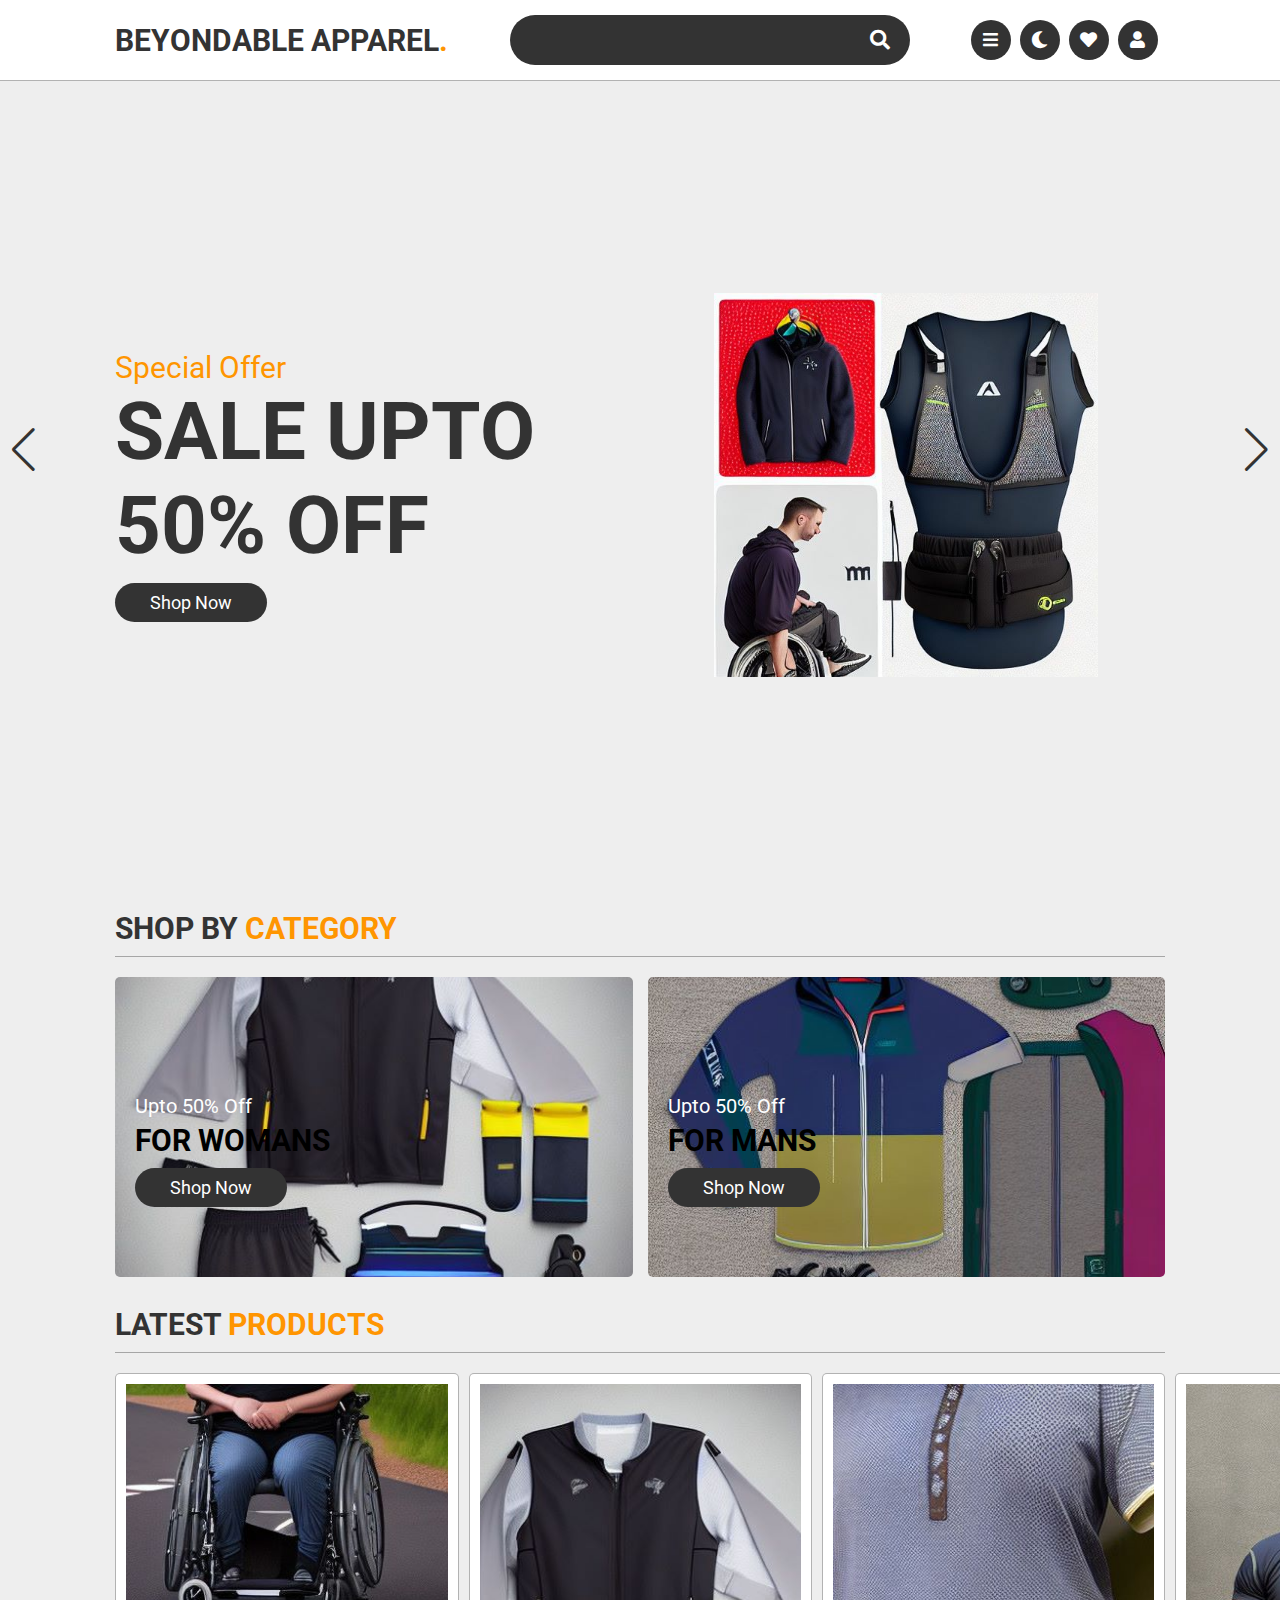
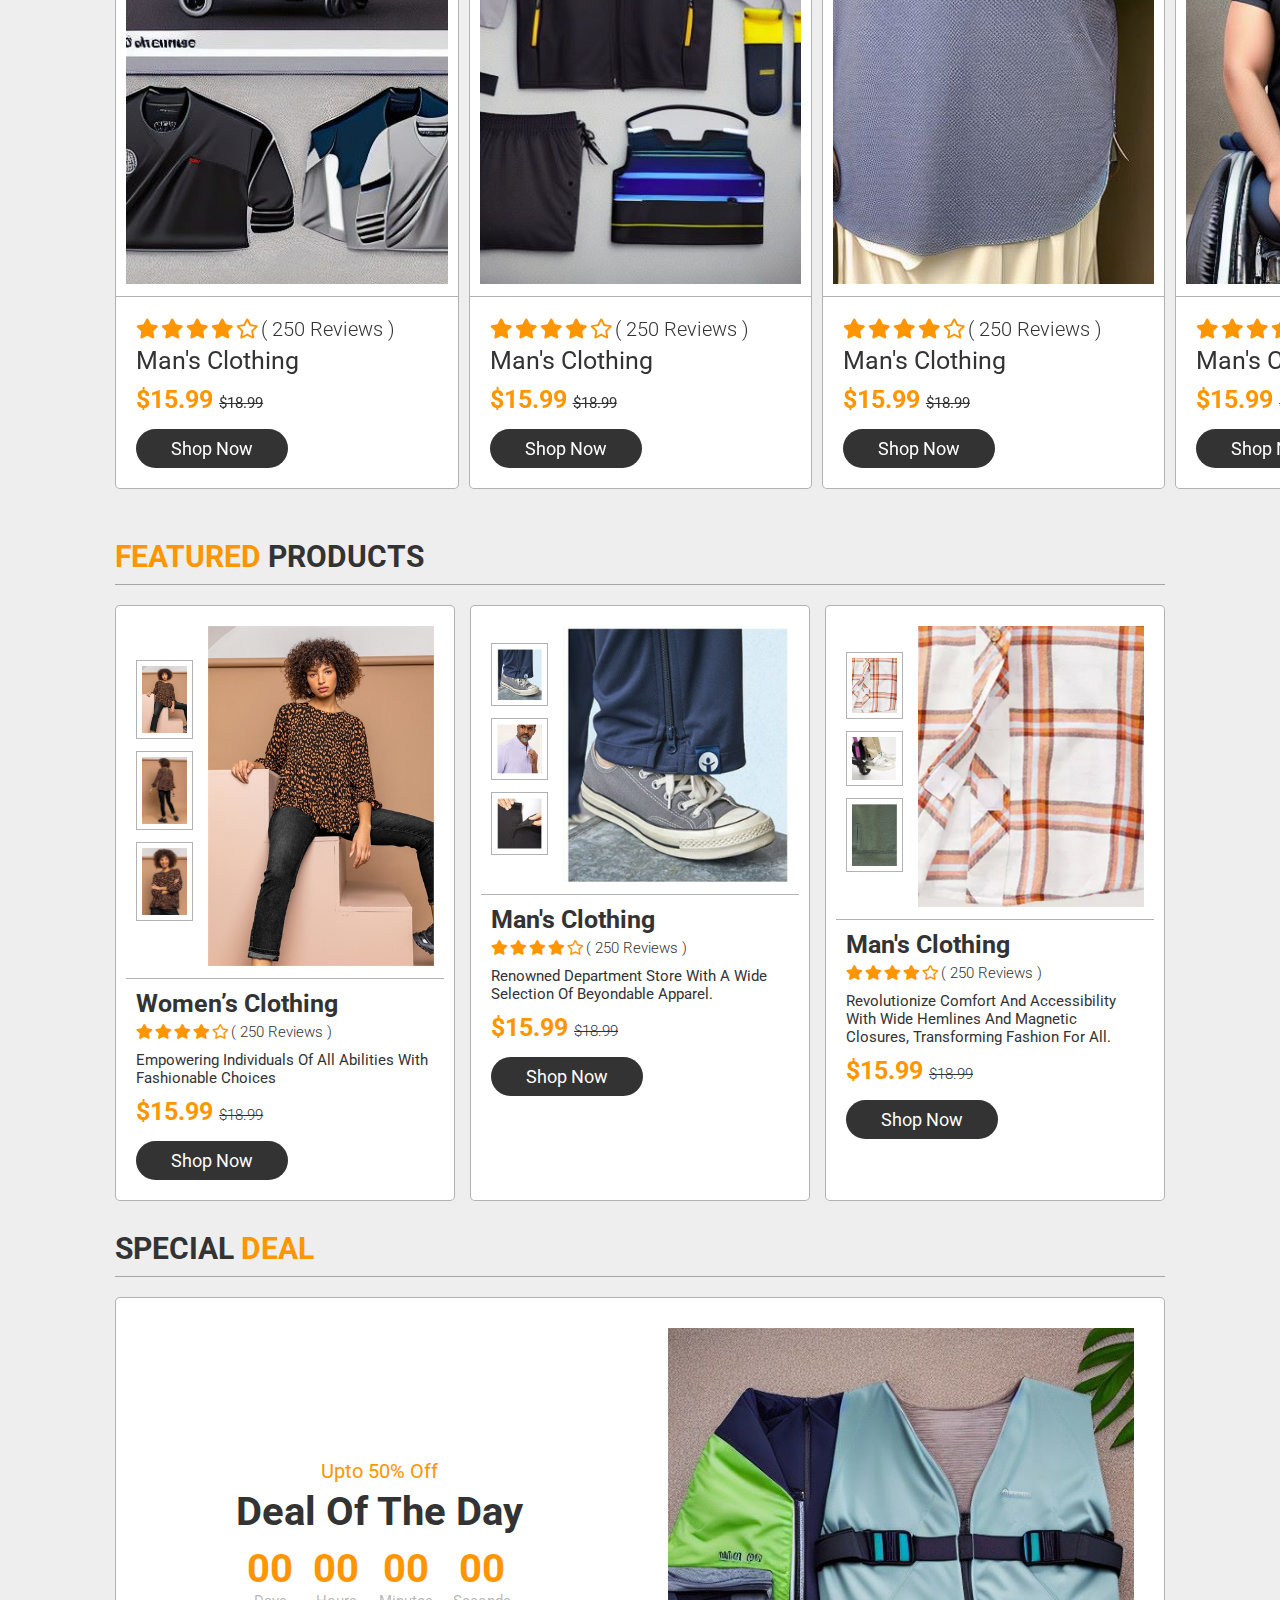
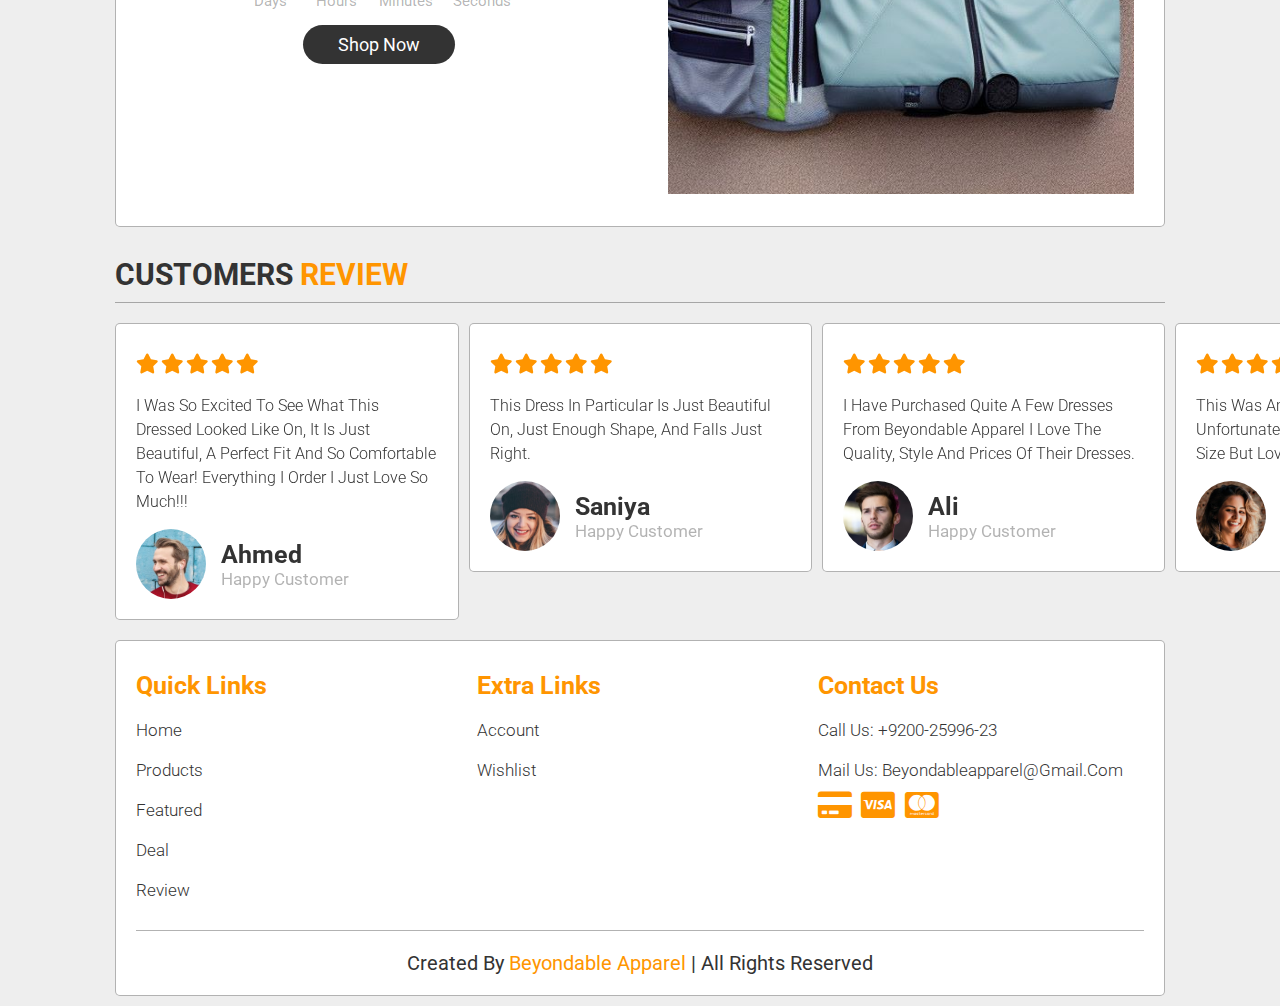
<file: index.html>
<!DOCTYPE html>
<html lang="en">

<head>
    <meta charset="UTF-8">
    <meta http-equiv="X-UA-Compatible" content="IE=edge">
    <meta name="viewport" content="width=device-width, initial-scale=1.0">
    <title>Beyondable Apparel</title>
    <base href="https://humairayounus.github.io/beyondable-apparel/">

    <link rel="stylesheet" href="https://unpkg.com/swiper/swiper-bundle.min.css" />
    <link rel="stylesheet" href="https://cdnjs.cloudflare.com/ajax/libs/font-awesome/5.15.3/css/all.min.css">
    <link rel="stylesheet" href="css/style.css">

</head>

<body>
    <header>

        <a href="index.html" class="logo">Beyondable Apparel<span>.</span></a>

        <form action="">
            <input type="search" id="search-bar">
            <label for="search-bar" class="fas fa-search"></label>
        </form>

        <div class="icons">
            <div id="menu-bar" class="fas fa-bars"></div>
            <div id="theme-toggler" class="fas fa-moon"></div>
            <a href="whishlist.html" class="fas fa-heart"></a>
            <a href="account.html" class="fas fa-user"></a>
        </div>

    </header>

    <nav class="navbar">

        <!-- <div class="user">
        <img src="images/pic-2.png" alt="">
        <h3>HUMAIRA DHEDHI</h3>
        </div> -->

        <div class="links">
            <a href="#home">home</a>
            <a href="#products">products</a>
            <a href="#featured">featured</a>
            <a href="#deal">deal</a>
            <a href="#review">review</a>
        </div>

        <div id="close" class="fas fa-times"></div>

    </nav>

    <section class="home" id="home">
        <div class="content">
            <span>special offer</span>
            <h3>sale upto 50% off</h3>
            <a href="#products" class="btn">Shop Now</a>
        </div>

        <div class="image">
            <img src="images/PHOTO-2023-06-15-16-04-49.jpg" alt="">
        </div>
    </section>

    <section class="category">
        <h1 class="heading"> shop by <span>category</span> </h1>
        <div class="box-container">
            <div class="box">
                <img src="images/PHOTO-2023-06-15-16-04-51.jpg" alt="">
                <div class="content">
                    <span>upto 50% off</span>
                    <h3>for womans</h3>
                    <a href="#products" class="btn">Shop Now</a>
                </div>
            </div>

            <div class="box">
                <img src="images/PHOTO-2023-06-15-16-04-50_1.jpg" alt="">
                <div class="content">
                    <span>upto 50% off</span>
                    <h3>for mans</h3>
                    <a href="#featured" class="btn">Shop Now</a>
                </div>
            </div>
        </div>
    </section>

    <section class="products" id="products">
        <h1 class="heading"> latest <span>products</span> </h1>
        <div class="swiper-container product-slider gap">
            <div class="swiper-wrapper">
                <div class="swiper-slide">
                    <div class="slide">
                        <div class="icons">
                            <a href="#" class="fas fa-heart"></a>
                            <a href="#" class="fas fa-search"></a>
                            <a href="#" class="fas fa-eye"></a>
                        </div>
                        <div class="image">
                            <img src="images/PHOTO-2023-06-15-16-04-52_1.jpg" alt="">
                        </div>
                        <div class="content">
                            <div class="stars">
                                <i class="fas fa-star"></i>
                                <i class="fas fa-star"></i>
                                <i class="fas fa-star"></i>
                                <i class="fas fa-star"></i>
                                <i class="far fa-star"></i>
                                <span>( 250 reviews )</span>
                            </div>
                            <h3>man's clothing</h3>
                            <div class="price">$15.99 <span>$18.99</span></div>
                            <a href="checkout.html" class="btn">Shop Now</a>
                        </div>
                    </div>
                </div>
                <div class="swiper-slide">
                    <div class="slide">
                        <div class="icons">
                            <a href="#" class="fas fa-heart"></a>
                            <a href="#" class="fas fa-search"></a>
                            <a href="#" class="fas fa-eye"></a>
                        </div>
                        <div class="image">
                            <img src="images/PHOTO-2023-06-15-16-07-12_1.jpg" alt="">
                        </div>
                        <div class="content">
                            <div class="stars">
                                <i class="fas fa-star"></i>
                                <i class="fas fa-star"></i>
                                <i class="fas fa-star"></i>
                                <i class="fas fa-star"></i>
                                <i class="far fa-star"></i>
                                <span>( 250 reviews )</span>
                            </div>
                            <h3>man's clothing</h3>
                            <div class="price">$15.99 <span>$18.99</span></div>
                            <a href="checkout.html" class="btn">Shop Now</a>
                        </div>
                    </div>
                </div>
                <div class="swiper-slide">
                    <div class="slide">
                        <div class="icons">
                            <a href="#" class="fas fa-heart"></a>
                            <a href="#" class="fas fa-search"></a>
                            <a href="#" class="fas fa-eye"></a>
                        </div>
                        <div class="image">
                            <img src="images/PHOTO-2023-06-15-16-07-11_1.jpg" alt="">
                        </div>
                        <div class="content">
                            <div class="stars">
                                <i class="fas fa-star"></i>
                                <i class="fas fa-star"></i>
                                <i class="fas fa-star"></i>
                                <i class="fas fa-star"></i>
                                <i class="far fa-star"></i>
                                <span>( 250 reviews )</span>
                            </div>
                            <h3>man's clothing</h3>
                            <div class="price">$15.99 <span>$18.99</span></div>
                            <a href="checkout.html" class="btn">Shop Now</a>
                        </div>
                    </div>
                </div>
                <div class="swiper-slide">
                    <div class="slide">
                        <div class="icons">
                            <a href="#" class="fas fa-heart"></a>
                            <a href="#" class="fas fa-search"></a>
                            <a href="#" class="fas fa-eye"></a>
                        </div>
                        <div class="image">
                            <img src="images/PHOTO-2023-06-15-16-07-11_3.jpg" alt="">
                        </div>
                        <div class="content">
                            <div class="stars">
                                <i class="fas fa-star"></i>
                                <i class="fas fa-star"></i>
                                <i class="fas fa-star"></i>
                                <i class="fas fa-star"></i>
                                <i class="far fa-star"></i>
                                <span>( 250 reviews )</span>
                            </div>
                            <h3>man's clothing</h3>
                            <div class="price">$15.99 <span>$18.99</span></div>
                            <a href="checkout.html" class="btn">Shop Now</a>
                        </div>
                    </div>
                </div>
                <div class="swiper-slide">
                    <div class="slide">
                        <div class="icons">
                            <a href="#" class="fas fa-heart"></a>
                            <a href="#" class="fas fa-search"></a>
                            <a href="#" class="fas fa-eye"></a>
                        </div>
                        <div class="image">
                            <img src="images/PHOTO-2023-06-15-16-07-12_2.jpg" alt="">
                        </div>
                        <div class="content">
                            <div class="stars">
                                <i class="fas fa-star"></i>
                                <i class="fas fa-star"></i>
                                <i class="fas fa-star"></i>
                                <i class="fas fa-star"></i>
                                <i class="far fa-star"></i>
                                <span>( 250 reviews )</span>
                            </div>
                            <h3>man's clothing</h3>
                            <div class="price">$15.99 <span>$18.99</span></div>
                            <a href="checkout.html" class="btn">Shop Now</a>
                        </div>
                    </div>
                </div>
            </div>
            <div class="swiper-button-next"></div>
            <div class="swiper-button-prev"></div>
        </div>

        <!-- <div class="swiper-container product-slider">
    <div class="swiper-wrapper">
        <div class="swiper-slide">
            <div class="slide">
                <div class="icons">
                    <a href="#" class="fas fa-heart"></a>
                    <a href="#" class="fas fa-search"></a>
                    <a href="#" class="fas fa-eye"></a>
                </div>
                <div class="image">
                    <img src="images/PHOTO-2023-06-15-16-07-12_5.jpg" alt="">
                </div>
                <div class="content">
                    <div class="stars">
                        <i class="fas fa-star"></i>
                        <i class="fas fa-star"></i>
                        <i class="fas fa-star"></i>
                        <i class="fas fa-star"></i>
                        <i class="far fa-star"></i>
                        <span>( 250 reviews )</span>
                    </div>
                    <h3>woman's clothing</h3>
                    <div class="price">$15.99 <span>$18.99</span></div>
                    <a href="checkout.html" class="btn">Shop Now</a>
                </div>
            </div>
        </div>
        <div class="swiper-slide">
            <div class="slide">
                <div class="icons">
                    <a href="#" class="fas fa-heart"></a>
                    <a href="#" class="fas fa-search"></a>
                    <a href="#" class="fas fa-eye"></a>
                </div>
                <div class="image">
                    <img src="images/PHOTO-2023-06-15-16-07-12_1.jpg" alt="">
                </div>
                <div class="content">
                    <div class="stars">
                        <i class="fas fa-star"></i>
                        <i class="fas fa-star"></i>
                        <i class="fas fa-star"></i>
                        <i class="fas fa-star"></i>
                        <i class="far fa-star"></i>
                        <span>( 250 reviews )</span>
                    </div>
                    <h3>man's clothing</h3>
                    <div class="price">$15.99 <span>$18.99</span></div>
                    <a href="checkout.html" class="btn">Shop Now</a>
                </div>
            </div>
        </div>
        <div class="swiper-slide">
            <div class="slide">
                <div class="icons">
                    <a href="#" class="fas fa-heart"></a>
                    <a href="#" class="fas fa-search"></a>
                    <a href="#" class="fas fa-eye"></a>
                </div>
                <div class="image">
                    <img src="images/PHOTO-2023-06-15-16-07-12_1.jpg" alt="">
                </div>
                <div class="content">
                    <div class="stars">
                        <i class="fas fa-star"></i>
                        <i class="fas fa-star"></i>
                        <i class="fas fa-star"></i>
                        <i class="fas fa-star"></i>
                        <i class="far fa-star"></i>
                        <span>( 250 reviews )</span>
                    </div>
                    <h3>woman's clothing</h3>
                    <div class="price">$15.99 <span>$18.99</span></div>
                    <a href="checkout.html" class="btn">Shop Now</a>
                </div>
            </div>
        </div>
        <div class="swiper-slide">
            <div class="slide">
                <div class="icons">
                    <a href="#" class="fas fa-heart"></a>
                    <a href="#" class="fas fa-search"></a>
                    <a href="#" class="fas fa-eye"></a>
                </div>
                <div class="image">
                    <img src="images/PHOTO-2023-06-15-16-07-12_5.jpg" alt="">
                </div>
                <div class="content">
                    <div class="stars">
                        <i class="fas fa-star"></i>
                        <i class="fas fa-star"></i>
                        <i class="fas fa-star"></i>
                        <i class="fas fa-star"></i>
                        <i class="far fa-star"></i>
                        <span>( 250 reviews )</span>
                    </div>
                    <h3>man's clothing</h3>
                    <div class="price">$15.99 <span>$18.99</span></div>
                    <a href="checkout.html" class="btn">Shop Now</a>
                </div>
            </div>
        </div>
        <div class="swiper-slide">
            <div class="slide">
                <div class="icons">
                    <a href="#" class="fas fa-heart"></a>
                    <a href="#" class="fas fa-search"></a>
                    <a href="#" class="fas fa-eye"></a>
                </div>
                <div class="image">
                    <img src="images/PHOTO-2023-06-15-16-07-12_1.jpg" alt="">
                </div>
                <div class="content">
                    <div class="stars">
                        <i class="fas fa-star"></i>
                        <i class="fas fa-star"></i>
                        <i class="fas fa-star"></i>
                        <i class="fas fa-star"></i>
                        <i class="far fa-star"></i>
                        <span>( 250 reviews )</span>
                    </div>
                    <h3>woman's clothing</h3>
                    <div class="price">$15.99 <span>$18.99</span></div>
                    <a href="checkout.html" class="btn">Shop Now</a>
                </div>
            </div>
        </div>
    </div>
    <div class="swiper-button-next"></div>
    <div class="swiper-button-prev"></div>
</div> -->

    </section>

    <section class="featured" id="featured">
        <h1 class="heading"> <span>featured</span> products </h1>
        <div class="box-container">
            <div class="box">
                <div class="image-container">
                    <div class="small-image">
                        <img src="images/feature.3.jpg" class="small-image-1" alt="">
                        <img src="images/feature.4.jpg" class="small-image-1" alt="">
                        <img src="images/feature.5.jpg" class="small-image-1" alt="">
                    </div>
                    <div class="big-image">
                        <img src="images/feature.3.jpg" class="big-image-1" alt="">
                    </div>
                </div>
                <div class="content">
                    <h3>Women’s clothing</h3>
                    <div class="stars">
                        <i class="fas fa-star"></i>
                        <i class="fas fa-star"></i>
                        <i class="fas fa-star"></i>
                        <i class="fas fa-star"></i>
                        <i class="far fa-star"></i>
                        <span>( 250 reviews )</span>
                    </div>
                    <p>Empowering individuals of all abilities with fashionable choices</p>
                    <div class="price">$15.99 <span>$18.99</span></div>
                    <a href="checkout.html" class="btn">Shop Now</a>
                </div>
            </div>

            <div class="box">
                <div class="image-container">
                    <div class="small-image">
                        <img src="images/feature.6.png" class="small-image-2" alt="">
                        <img src="images/feature.7.png" class="small-image-2" alt="">
                        <img src="images/feature.8.png" class="small-image-2" alt="">
                    </div>
                    <div class="big-image">
                        <img src="images/feature.6.png" class="big-image-2" alt="">
                    </div>
                </div>
                <div class="content">
                    <h3>man's clothing</h3>
                    <div class="stars">
                        <i class="fas fa-star"></i>
                        <i class="fas fa-star"></i>
                        <i class="fas fa-star"></i>
                        <i class="fas fa-star"></i>
                        <i class="far fa-star"></i>
                        <span>( 250 reviews )</span>
                    </div>
                    <p>renowned department store with a wide selection of Beyondable apparel.</p>
                    <div class="price">$15.99 <span>$18.99</span></div>
                    <a href="checkout.html" class="btn">Shop Now</a>
                </div>
            </div>

            <div class="box">
                <div class="image-container">
                    <div class="small-image">
                        <img src="images/feature.9.png" class="small-image-3" alt="">
                        <img src="images/feature.10.png" class="small-image-3" alt="">
                        <img src="images/feature.11.png" class="small-image-3" alt="">
                    </div>
                    <div class="big-image">
                        <img src="images/feature.9.png" class="big-image-3" alt="">
                    </div>
                </div>
                <div class="content">
                    <h3>man's clothing</h3>
                    <div class="stars">
                        <i class="fas fa-star"></i>
                        <i class="fas fa-star"></i>
                        <i class="fas fa-star"></i>
                        <i class="fas fa-star"></i>
                        <i class="far fa-star"></i>
                        <span>( 250 reviews )</span>
                    </div>
                    <p>Revolutionize comfort and accessibility with wide hemlines and magnetic closures, transforming
                        fashion for all.</p>
                    <div class="price">$15.99 <span>$18.99</span></div>
                    <a href="checkout.html" class="btn">Shop Now</a>
                </div>
            </div>
        </div>
    </section>

    <section class="deal" id="deal">
        <h1 class="heading"> special <span>deal</span> </h1>
        <div class="row">
            <div class="content">
                <span class="discount">upto 50% off</span>
                <h3 class="text">deal of the day</h3>
                <div class="count-down">
                    <div class="box">
                        <h3 id="days">00</h3>
                        <span>days</span>
                    </div>
                    <div class="box">
                        <h3 id="hours">00</h3>
                        <span>hours</span>
                    </div>
                    <div class="box">
                        <h3 id="minutes">00</h3>
                        <span>minutes</span>
                    </div>
                    <div class="box">
                        <h3 id="seconds">00</h3>
                        <span>seconds</span>
                    </div>
                </div>
                <a href="#products" class="btn">Shop Now</a>
            </div>
            <div class="image">
                <img src="images/PHOTO-2023-06-15-16-07-12_4.jpg" alt="">
            </div>
        </div>
    </section>

    <section class="review" id="review">
        <h1 class="heading"> customers <span>review</span> </h1>
        <div class="swiper-container review-slider">
            <div class="swiper-wrapper">
                <div class="swiper-slide">
                    <div class="slide">
                        <div class="stars">
                            <i class="fas fa-star"></i>
                            <i class="fas fa-star"></i>
                            <i class="fas fa-star"></i>
                            <i class="fas fa-star"></i>
                            <i class="fas fa-star"></i>
                        </div>
                        <p>I was so excited to see what this dressed looked like on, it is just beautiful, a perfect fit
                            and so comfortable to wear! Everything I order I just love so much!!!
                        </p>
                        <div class="user">
                            <img src="images/pic-1.png" alt="">
                            <div class="user-info">
                                <h3>Ahmed</h3>
                                <span>happy customer</span>
                            </div>
                        </div>
                    </div>
                </div>
                <div class="swiper-slide">
                    <div class="slide">
                        <div class="stars">
                            <i class="fas fa-star"></i>
                            <i class="fas fa-star"></i>
                            <i class="fas fa-star"></i>
                            <i class="fas fa-star"></i>
                            <i class="fas fa-star"></i>
                        </div>
                        <p>This dress in particular is just beautiful on, just enough shape, and falls just right.</p>
                        <div class="user">
                            <img src="images/pic-2.png" alt="">
                            <div class="user-info">
                                <h3>Saniya</h3>
                                <span>happy customer</span>
                            </div>
                        </div>
                    </div>
                </div>
                <div class="swiper-slide">
                    <div class="slide">
                        <div class="stars">
                            <i class="fas fa-star"></i>
                            <i class="fas fa-star"></i>
                            <i class="fas fa-star"></i>
                            <i class="fas fa-star"></i>
                            <i class="fas fa-star"></i>
                        </div>
                        <p>I have purchased quite a few dresses from Beyondable Apparel I love the quality, style and
                            prices of their dresses.</p>
                        <div class="user">
                            <img src="images/pic-3.png" alt="">
                            <div class="user-info">
                                <h3>Ali</h3>
                                <span>happy customer</span>
                            </div>
                        </div>
                    </div>
                </div>
                <div class="swiper-slide">
                    <div class="slide">
                        <div class="stars">
                            <i class="fas fa-star"></i>
                            <i class="fas fa-star"></i>
                            <i class="fas fa-star"></i>
                            <i class="fas fa-star"></i>
                            <i class="fas fa-star"></i>
                        </div>
                        <p>This was amazing in itself but unfortunately I had ordered the wrong size but loved the
                            dress.</p>
                        <div class="user">
                            <img src="images/pic-4.png" alt="">
                            <div class="user-info">
                                <h3>Sara</h3>
                                <span>happy customer</span>
                            </div>
                        </div>
                    </div>
                </div>
            </div>
        </div>

    </section>

    <section class="footer">
        <div class="footer-container">
            <div class="box-container">
                <div class="box">
                    <h3>quick links</h3>
                    <a href="#home">home</a>
                    <a href="#products">products</a>
                    <a href="#featured">featured</a>
                    <a href="#deal">deal</a>
                    <a href="#review">review</a>
                </div>

                <div class="box">
                    <h3>extra links</h3>
                    <a href="account.html">Account</a>
                    <a href="whishlist.html">Wishlist</a>
                </div>

                <!-- <div class="box">
            <h3>donwload links</h3>
            <a href="#">windows store</a>
            <a href="#">app store</a>
            <a href="#">google store</a>
        </div> -->

                <div class="box">
                    <h3>contact us</h3>
                    <a href="tel:+92002599623">Call us: +9200-25996-23</a>
                    <a href="mailto: Beyondableappreal@gmail.com">Mail us: Beyondableapparel@gmail.com</a>
                    <!-- <a href="#">PCHS</a> -->
                    <i class="fa fa-credit-card" style="font-size:30px; color:#ff9500;">&nbsp;</i>
                    <i class="fab fa-cc-visa" style="font-size:30px; color:#ff9500;">&nbsp;</i>
                    <i class="fab fa-cc-mastercard" style="font-size:30px; color:#ff9500;">&nbsp;</i>
                </div>
            </div>
            <div class=" credit"> created by <span> Beyondable Apparel </span> | all rights reserved
            </div>
        </div>
    </section>


    <script src="https://unpkg.com/swiper/swiper-bundle.min.js"></script>
    <script src="js/script.js"></script>

</body>

</html>
</file>
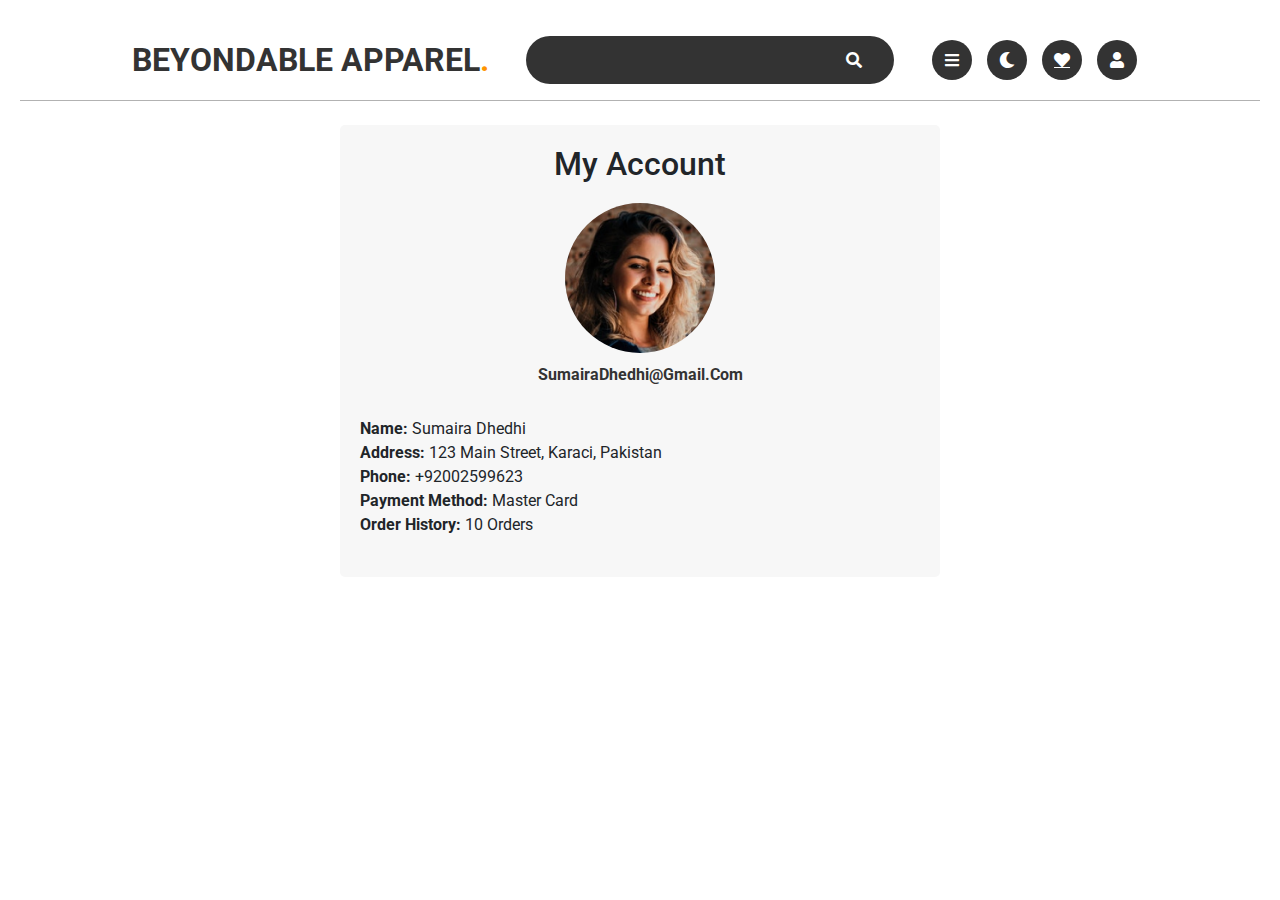
<file: account.html>
<!DOCTYPE html>
<html lang="en">

<head>
    <meta charset="UTF-8">
    <meta http-equiv="X-UA-Compatible" content="IE=edge">
    <meta name="viewport" content="width=device-width, initial-scale=1.0">
    <title>Account - Beyondable Apparel</title>
    <base href="https://humairayounus.github.io/beyondable-apparel/">
    <link rel="stylesheet" href="https://unpkg.com/swiper/swiper-bundle.min.css" />

    <!-- font awesome cdn link  -->
    <link rel="stylesheet" href="https://cdnjs.cloudflare.com/ajax/libs/font-awesome/5.15.3/css/all.min.css">

    <link href="https://cdn.jsdelivr.net/npm/bootstrap@5.2.3/dist/css/bootstrap.min.css" rel="stylesheet">
    <!-- custom css file link  -->
    <link rel="stylesheet" href="css/header.css">
    <link rel="stylesheet" href="css/account.css">

    <style>
        /* media queries  */

        @media (max-width:991px) {

            header {
                padding: 1.5rem;
            }

        }

        @media (max-width:768px) {

            header {
                flex-flow: column;
            }

            header form {
                width: 100%;
                margin: 2rem 0;
            }

            header.active {
                transform: translateY(-12.5rem);
            }

        }
    </style>
</head>

<body>

    <!-- header section starts  -->

    <header>

        <a href="index.html" class="logo">Beyondable Apparel<span>.</span></a>

        <form action="">
            <input type="search" id="search-bar">
            <label for="search-bar" class="fas fa-search"></label>
        </form>
        <div class="icons">
            <div id="menu-bar" class="fas fa-bars"></div>
            <div id="theme-toggler" class="fas fa-moon"></div>
            <a href="whishlist.html" class="fas fa-heart"></a>
            <a href="account.html" class="fas fa-user"></a>
        </div>

    </header>

    <!-- header section ends -->

    <!-- navbar section  -->

    <nav class="navbar">

        <!-- <div class="user">
        <img src="images/pic-2.png" alt="">
        <h3>HUMAIRA DHEDHI</h3>
    </div> -->

        <div class="links">
            <a href="#home">home</a>
            <a href="#products">products</a>
            <a href="#featured">featured</a>
            <a href="#deal">deal</a>
            <a href="#review">review</a>
        </div>

        <div id="close" class="fas fa-times"></div>

    </nav>


    <div class="container mt-4">
        <div class="account-container">
            <div class="account-card">
                <h2>My Account</h2>
                <div class="user-info">
                    <img src="images/pic-4.png" alt="Profile Picture">
                    <p class="email">SumairaDhedhi@gmail.com</p>
                </div>
                <div class="ecommerce-details">
                    <p><label>Name:</label> Sumaira Dhedhi</p>
                    <p><label>Address:</label> 123 Main Street, Karaci, Pakistan</p>
                    <p><label>Phone:</label> +92002599623</p>
                    <p><label>Payment Method:</label> Master Card</p>
                    <p><label>Order History:</label> 10 orders</p>
                </div>
            </div>
        </div>
    </div>
    <script src="https://stackpath.bootstrapcdn.com/bootstrap/4.5.2/js/bootstrap.min.js"></script>
    <script src="https://unpkg.com/swiper/swiper-bundle.min.js"></script>
    <!-- custom js file link -->
    <script src="js/script.js"></script>

</body>

</html>
</file>
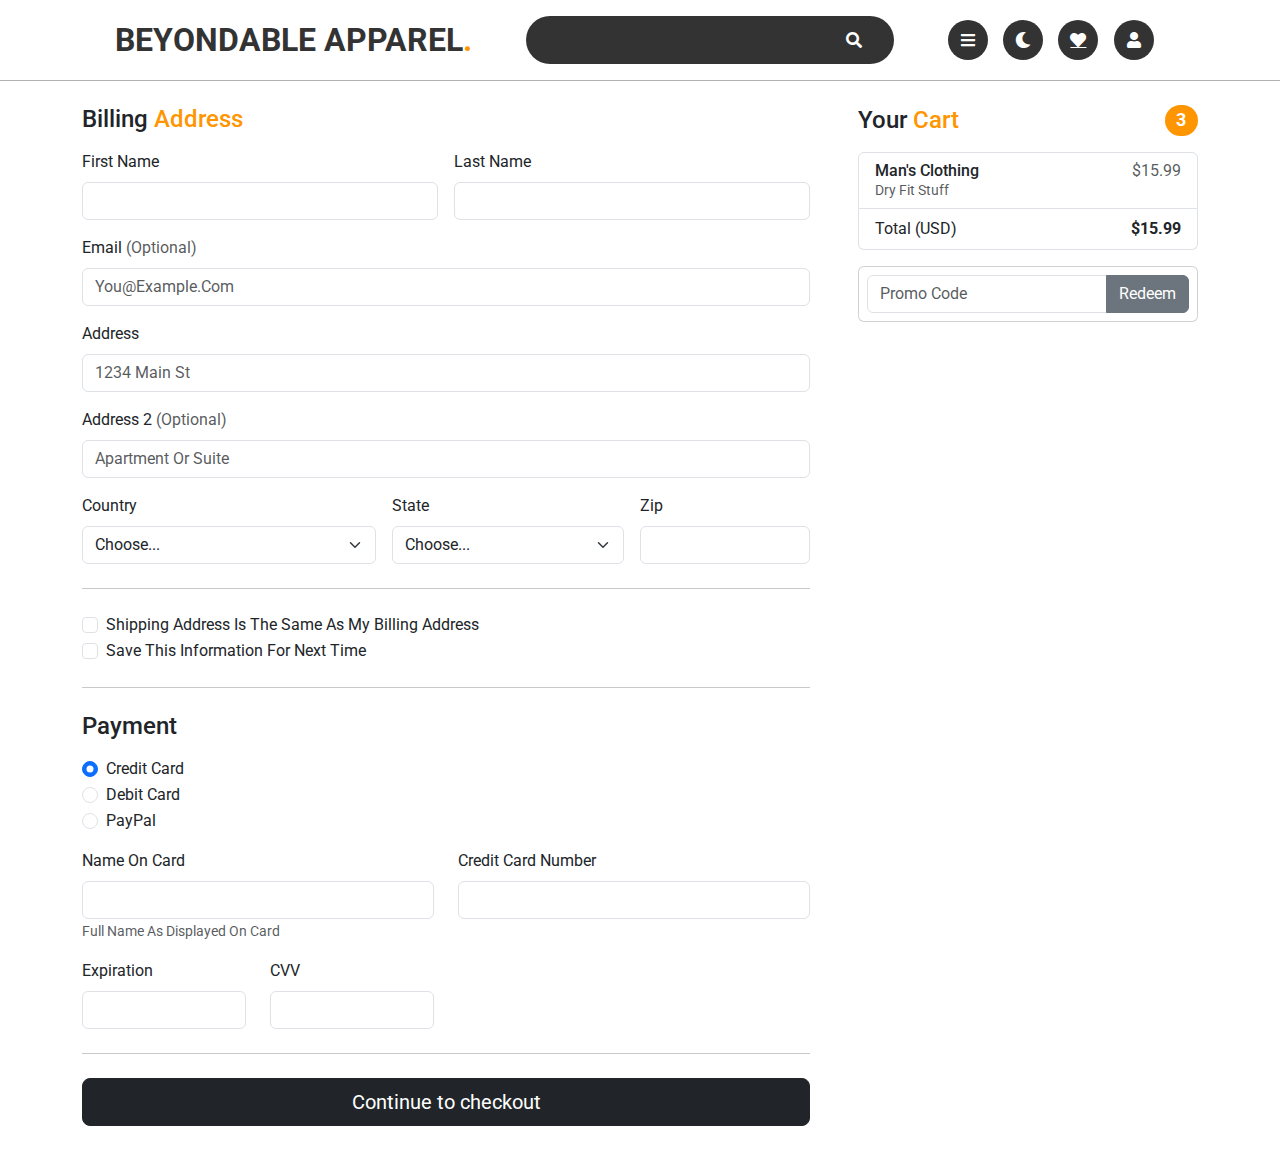
<file: checkout.html>
<!DOCTYPE html>
<html lang="en">

<head>
    <meta charset="UTF-8">
    <meta http-equiv="X-UA-Compatible" content="IE=edge">
    <meta name="viewport" content="width=device-width, initial-scale=1.0">
    <title>Checkout - Beyondable Apparel</title>
    <base href="https://humairayounus.github.io/beyondable-apparel/">
    <link rel="stylesheet" href="https://unpkg.com/swiper/swiper-bundle.min.css" />

    <!-- font awesome cdn link  -->
    <link rel="stylesheet" href="https://cdnjs.cloudflare.com/ajax/libs/font-awesome/5.15.3/css/all.min.css">

    <link href="https://cdn.jsdelivr.net/npm/bootstrap@5.2.3/dist/css/bootstrap.min.css" rel="stylesheet">
    <!-- custom css file link  -->
    <link rel="stylesheet" href="css/header.css">

    <style>
        /* media queries  */

        @media (max-width:991px) {

            header {
                padding: 1.5rem;
            }

        }

        @media (max-width:768px) {

            header {
                flex-flow: column;
            }

            header form {
                width: 100%;
                margin: 2rem 0;
            }

            header.active {
                transform: translateY(-12.5rem);
            }

        }
    </style>
</head>

<body>

    <!-- header section starts  -->

    <header>

        <a href="index.html" class="logo">Beyondable Apparel<span>.</span></a>

        <form action="">
            <input type="search" id="search-bar">
            <label for="search-bar" class="fas fa-search"></label>
        </form>
        <div class="icons">
            <div id="menu-bar" class="fas fa-bars"></div>
            <div id="theme-toggler" class="fas fa-moon"></div>
            <a href="whishlist.html" class="fas fa-heart"></a>
            <a href="account.html" class="fas fa-user"></a>
        </div>

    </header>

    <!-- header section ends -->

    <!-- navbar section  -->

    <nav class="navbar">

        <!-- <div class="user">
        <img src="images/pic-2.png" alt="">
        <h3>HUMAIRA DHEDHI</h3>
    </div> -->

        <div class="links">
            <a href="#home">home</a>
            <a href="#products">products</a>
            <a href="#featured">featured</a>
            <a href="#deal">deal</a>
            <a href="#review">review</a>
        </div>

        <div id="close" class="fas fa-times"></div>

    </nav>

    <div class="container mb-4">
        <main class="mt-4">
            <div class="row g-5">
                <div class="col-md-5 col-lg-4 order-md-last">
                    <h4 class="d-flex justify-content-between align-items-center mb-3">
                        <span>Your<span style="color:#ff9500;"> Cart</span></span>
                        <span style="background-color:#ff9500;" class="badge rounded-pill">3</span>
                    </h4>
                    <ul class="list-group mb-3">
                        <li class="list-group-item d-flex justify-content-between lh-sm">
                            <div>
                                <h6 class="my-0">Man's Clothing</h6>
                                <small class="text-body-secondary">Dry fit stuff</small>
                            </div>
                            <span class="text-body-secondary">$15.99</span>
                        </li>
                        <li class="list-group-item d-flex justify-content-between">
                            <span>Total (USD)</span>
                            <strong>$15.99</strong>
                        </li>
                    </ul>

                    <form class="card p-2">
                        <div class="input-group">
                            <input type="text" class="form-control" placeholder="Promo code">
                            <button type="button" class="btn btn-secondary">Redeem</button>
                        </div>
                    </form>
                </div>
                <div class="col-md-7 col-lg-8">
                    <h4 class="mb-3">Billing <span style="color:#ff9500;">Address</span></h4>
                    <form class=" needs-validation" novalidate action="thankyou.html">
                        <div class="row g-3">
                            <div class="col-sm-6">
                                <label for="firstName" class="form-label">First name</label>
                                <input type="text" class="form-control" id="firstName" placeholder="" value="" required>
                                <div class="invalid-feedback">
                                    Valid first name is required.
                                </div>
                            </div>

                            <div class="col-sm-6">
                                <label for="lastName" class="form-label">Last name</label>
                                <input type="text" class="form-control" id="lastName" placeholder="" value="" required>
                                <div class="invalid-feedback">
                                    Valid last name is required.
                                </div>
                            </div>

                            <div class="col-12">
                                <label for="email" class="form-label">Email <span
                                        class="text-body-secondary">(Optional)</span></label>
                                <input type="email" class="form-control" id="email" placeholder="you@example.com">
                                <div class="invalid-feedback">
                                    Please enter a valid email address for shipping updates.
                                </div>
                            </div>

                            <div class="col-12">
                                <label for="address" class="form-label">Address</label>
                                <input type="text" class="form-control" id="address" placeholder="1234 Main St"
                                    required>
                                <div class="invalid-feedback">
                                    Please enter your shipping address.
                                </div>
                            </div>

                            <div class="col-12">
                                <label for="address2" class="form-label">Address 2 <span
                                        class="text-body-secondary">(Optional)</span></label>
                                <input type="text" class="form-control" id="address2" placeholder="Apartment or suite">
                            </div>

                            <div class="col-md-5">
                                <label for="country" class="form-label">Country</label>
                                <select class="form-select" id="country" required>
                                    <option value="">Choose...</option>
                                    <option>United States</option>
                                </select>
                                <div class="invalid-feedback">
                                    Please select a valid country.
                                </div>
                            </div>

                            <div class="col-md-4">
                                <label for="state" class="form-label">State</label>
                                <select class="form-select" id="state" required>
                                    <option value="">Choose...</option>
                                    <option>California</option>
                                </select>
                                <div class="invalid-feedback">
                                    Please provide a valid state.
                                </div>
                            </div>

                            <div class="col-md-3">
                                <label for="zip" class="form-label">Zip</label>
                                <input type="text" class="form-control" id="zip" placeholder="" required>
                                <div class="invalid-feedback">
                                    Zip code required.
                                </div>
                            </div>
                        </div>

                        <hr class="my-4">

                        <div class="form-check">
                            <input type="checkbox" class="form-check-input" id="same-address">
                            <label class="form-check-label" for="same-address">Shipping address is the same as my
                                billing
                                address</label>
                        </div>

                        <div class="form-check">
                            <input type="checkbox" class="form-check-input" id="save-info">
                            <label class="form-check-label" for="save-info">Save this information for next time</label>
                        </div>

                        <hr class="my-4">

                        <h4 class="mb-3">Payment</h4>

                        <div class="my-3">
                            <div class="form-check">
                                <input id="credit" name="paymentMethod" type="radio" class="form-check-input" checked
                                    required>
                                <label class="form-check-label" for="credit">Credit card</label>
                            </div>
                            <div class="form-check">
                                <input id="debit" name="paymentMethod" type="radio" class="form-check-input" required>
                                <label class="form-check-label" for="debit">Debit card</label>
                            </div>
                            <div class="form-check">
                                <input id="paypal" name="paymentMethod" type="radio" class="form-check-input" required>
                                <label class="form-check-label" for="paypal">PayPal</label>
                            </div>
                        </div>

                        <div class="row gy-3">
                            <div class="col-md-6">
                                <label for="cc-name" class="form-label">Name on card</label>
                                <input type="text" class="form-control" id="cc-name" placeholder="" required>
                                <small class="text-body-secondary">Full name as displayed on card</small>
                                <div class="invalid-feedback">
                                    Name on card is required
                                </div>
                            </div>

                            <div class="col-md-6">
                                <label for="cc-number" class="form-label">Credit card number</label>
                                <input type="text" class="form-control" id="cc-number" placeholder="" required>
                                <div class="invalid-feedback">
                                    Credit card number is required
                                </div>
                            </div>

                            <div class="col-md-3">
                                <label for="cc-expiration" class="form-label">Expiration</label>
                                <input type="text" class="form-control" id="cc-expiration" placeholder="" required>
                                <div class="invalid-feedback">
                                    Expiration date required
                                </div>
                            </div>

                            <div class="col-md-3">
                                <label for="cc-cvv" class="form-label">CVV</label>
                                <input type="text" class="form-control" id="cc-cvv" placeholder="" required>
                                <div class="invalid-feedback">
                                    Security code required
                                </div>
                            </div>
                        </div>

                        <hr class="my-4">

                        <button class="w-100 btn btn-dark btn-lg" type="submit">Continue to checkout</button>
                    </form>
                </div>
            </div>
        </main>
    </div>





    <script src="https://unpkg.com/swiper/swiper-bundle.min.js"></script>

    <!-- custom js file link -->
    <script src="js/script.js"></script>

</body>

</html>
</file>
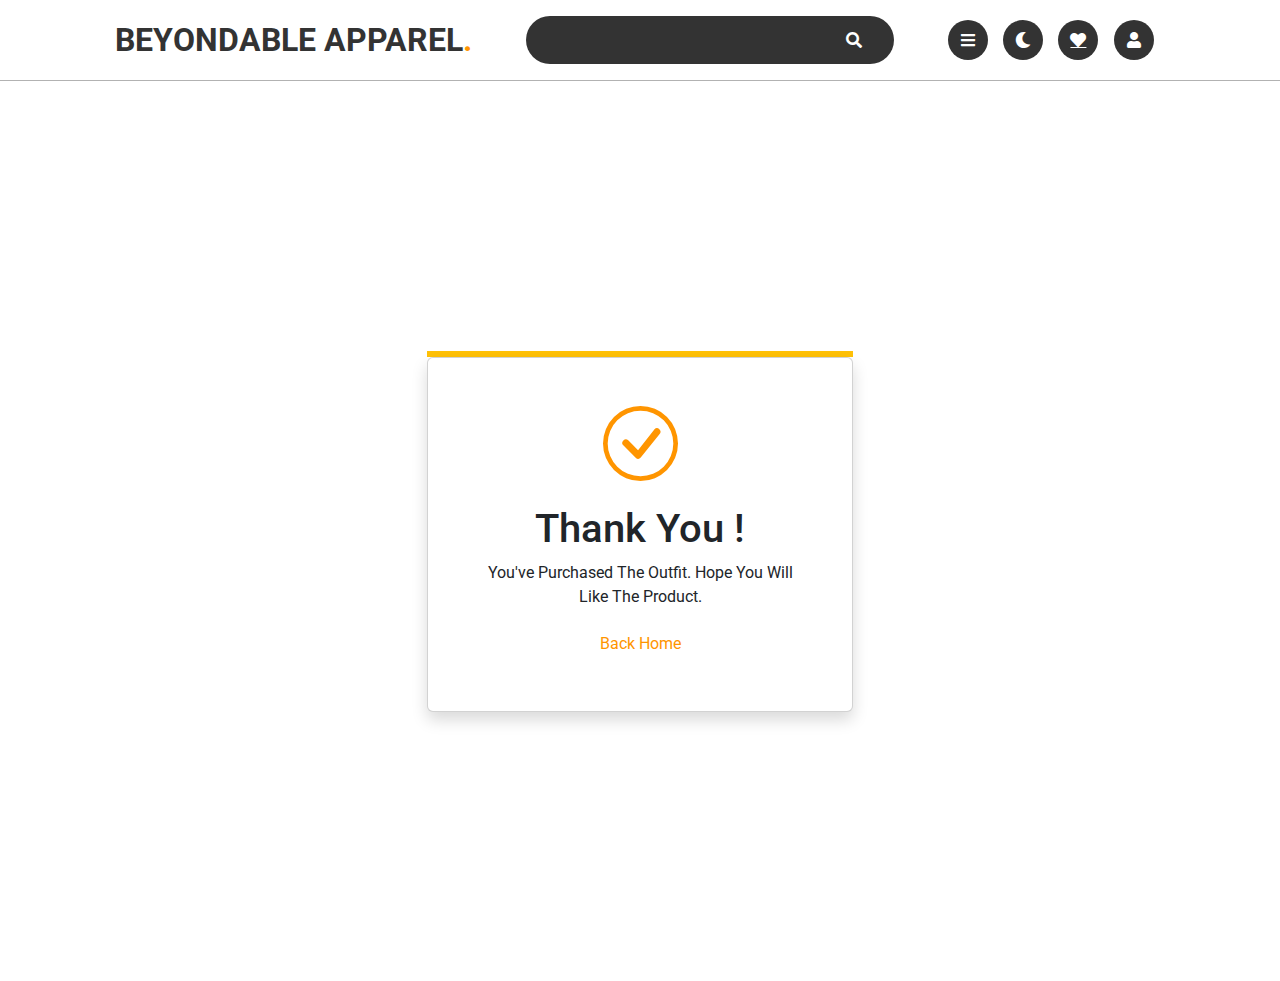
<file: thankyou.html>
<!DOCTYPE html>
<html lang="en">

<head>
    <meta charset="UTF-8">
    <meta http-equiv="X-UA-Compatible" content="IE=edge">
    <meta name="viewport" content="width=device-width, initial-scale=1.0">
    <title>Thankyou - Beyondable Apparel</title>
    <base href="https://humairayounus.github.io/beyondable-apparel/">
    <link href="https://cdn.jsdelivr.net/npm/bootstrap@5.2.0/dist/css/bootstrap.min.css" rel="stylesheet">
    <link rel="stylesheet" href="https://cdnjs.cloudflare.com/ajax/libs/font-awesome/5.15.3/css/all.min.css">
    <link href="https://cdn.jsdelivr.net/npm/bootstrap@5.2.3/dist/css/bootstrap.min.css" rel="stylesheet">
    <link rel="stylesheet" href="css/header.css">


    <style>
        /* media queries  */

        @media (max-width:991px) {

            header {
                padding: 1.5rem;
            }

        }

        @media (max-width:768px) {

            header {
                flex-flow: column;
            }

            header form {
                width: 100%;
                margin: 2rem 0;
            }

            header.active {
                transform: translateY(-12.5rem);
            }

        }
    </style>
</head>


<body>
    <header>
        <a href="index.html" class="logo">Beyondable Apparel<span>.</span></a>

        <form action="">
            <input type="search" id="search-bar">
            <label for="search-bar" class="fas fa-search"></label>
        </form>

        <div class="icons">
            <div id="menu-bar" class="fas fa-bars"></div>
            <div id="theme-toggler" class="fas fa-moon"></div>
            <a href="whishlist.html" class="fas fa-heart"></a>
            <a href="account.html" class="fas fa-user"></a>
        </div>
    </header>

    <nav class="navbar">

        <!-- <div class="user">
        <img src="images/pic-2.png" alt="">
        <h3>HUMAIRA DHEDHI</h3>
        </div> -->

        <div class="links">
            <a href="#home">home</a>
            <a href="#products">products</a>
            <a href="#featured">featured</a>
            <a href="#deal">deal</a>
            <a href="#review">review</a>
        </div>

        <div id="close" class="fas fa-times"></div>

    </nav>

    <div class="vh-100 d-flex justify-content-center align-items-center">
        <div class="col-md-4">
            <div class="border border-3 border-warning"></div>
            <div class="card  bg-white shadow p-5">
                <div class="mb-4 text-center">
                    <svg xmlns="http://www.w3.org/2000/svg" class="text-success" width="75" height="75" fill="#ff9500"
                        class="bi bi-check-circle" viewBox="0 0 16 16">
                        <path d="M8 15A7 7 0 1 1 8 1a7 7 0 0 1 0 14zm0 1A8 8 0 1 0 8 0a8 8 0 0 0 0 16z" />
                        <path
                            d="M10.97 4.97a.235.235 0 0 0-.02.022L7.477 9.417 5.384 7.323a.75.75 0 0 0-1.06 1.06L6.97 11.03a.75.75 0 0 0 1.079-.02l3.992-4.99a.75.75 0 0 0-1.071-1.05z" />
                    </svg>
                </div>
                <div class="text-center">
                    <h1>Thank You !</h1>
                    <p>You've purchased the outfit. Hope you will like the product. </p>
                    <a href="index.html"><button class="btn btn-outline" style="color: #ff9500;">Back Home</button></a>
                </div>
            </div>
        </div>
    </div>

    <script src="https://unpkg.com/swiper/swiper-bundle.min.js"></script>
    <script src="js/script.js"></script>

</body>

</html>
</file>
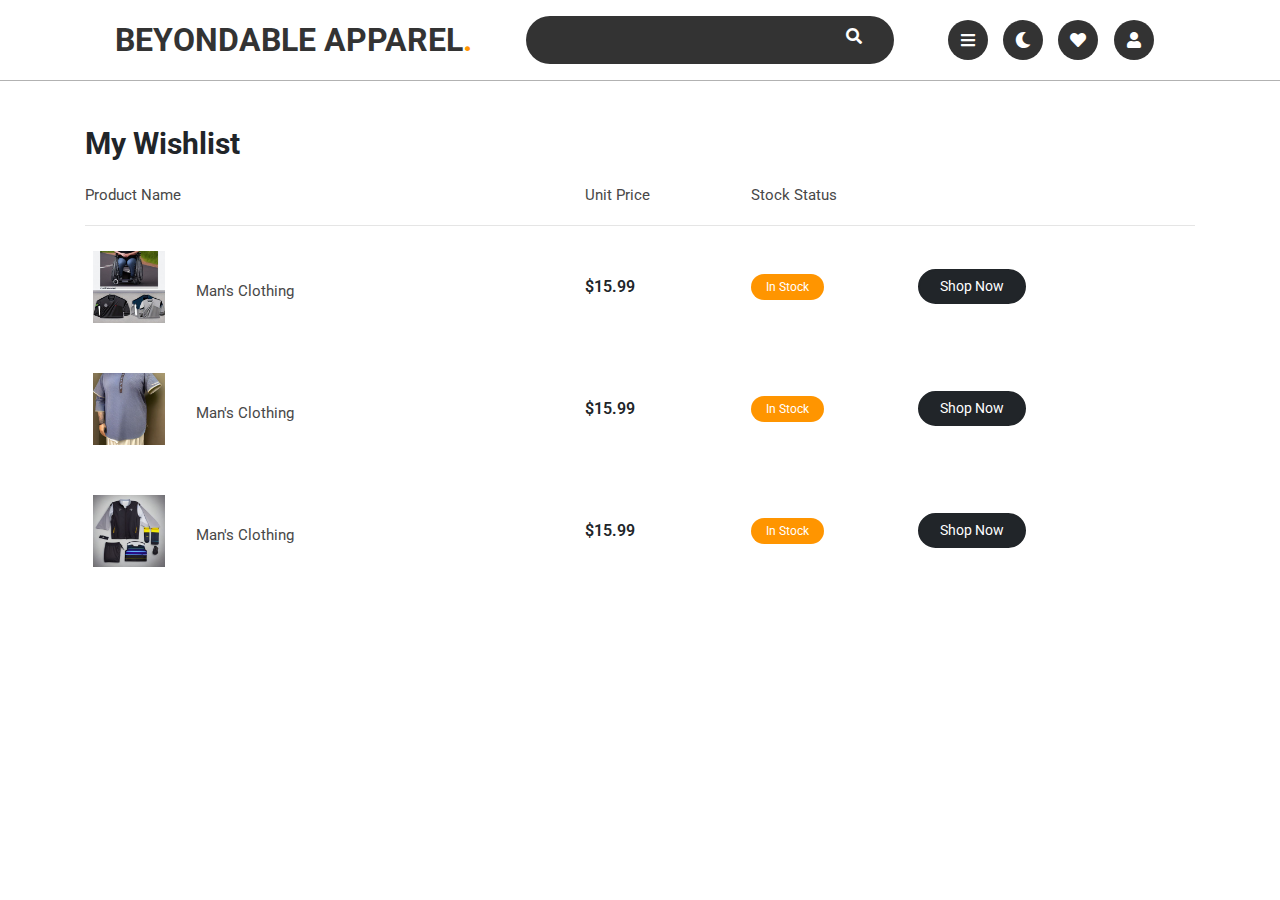
<file: whishlist.html>
<!DOCTYPE html>
<html lang="en">

<head>
    <meta charset="UTF-8">
    <meta http-equiv="X-UA-Compatible" content="IE=edge">
    <meta name="viewport" content="width=device-width, initial-scale=1.0">
    <title>wishlist - Beyondable Apparel</title>
    <base href="https://humairayounus.github.io/beyondable-apparel/">
    <link href="//maxcdn.bootstrapcdn.com/bootstrap/4.1.1/css/bootstrap.min.css" rel="stylesheet" id="bootstrap-css">
    <link rel="stylesheet" href="css/whishlist.css">
    <script src="//maxcdn.bootstrapcdn.com/bootstrap/4.1.1/js/bootstrap.min.js"></script>
    <script src="//cdnjs.cloudflare.com/ajax/libs/jquery/3.2.1/jquery.min.js"></script>

    <!-- font awesome cdn link  -->
    <link rel="stylesheet" href="https://cdnjs.cloudflare.com/ajax/libs/font-awesome/5.15.3/css/all.min.css">

    <!-- custom css file link  -->
    <link rel="stylesheet" href="css/header.css">

    <style>
        /* media queries  */

        @media (max-width:991px) {

            header {
                padding: 1.5rem;
            }

        }

        @media (max-width:768px) {

            header {
                flex-flow: column;
            }

            header form {
                width: 100%;
                margin: 2rem 0;
            }

            header.active {
                transform: translateY(-12.5rem);
            }

        }
    </style>
</head>

<body>

    <!-- header section starts  -->

    <header>

        <a href="index.html" class="logo">Beyondable Apparel<span>.</span></a>

        <form action="">
            <input type="search" id="search-bar">
            <label for="search-bar" class="fas fa-search"></label>
        </form>
        <div class="icons">
            <div id="menu-bar" class="fas fa-bars"></div>
            <div id="theme-toggler" class="fas fa-moon"></div>
            <a href="whishlist.html" class="fas fa-heart"></a>
            <a href="account.html" class="fas fa-user"></a>
        </div>

    </header>

    <!-- header section ends -->

    <!-- navbar section  -->

    <nav class="navbar">

        <!-- <div class="user">
        <img src="images/pic-2.png" alt="">
        <h3>HUMAIRA DHEDHI</h3>
    </div> -->

        <div class="links">
            <a href="#home">home</a>
            <a href="#products">products</a>
            <a href="#featured">featured</a>
            <a href="#deal">deal</a>
            <a href="#review">review</a>
        </div>

        <div id="close" class="fas fa-times"></div>

    </nav>


    <div class="cart-wrap">
        <div class="container">
            <div class="row">
                <div class="col-md-12">
                    <div class="main-heading mb-10">My wishlist</div>
                    <div class="table-wishlist">
                        <table cellpadding="0" cellspacing="0" border="0" width="100%">
                            <thead>
                                <tr>
                                    <th width="45%">Product Name</th>
                                    <th width="15%">Unit Price</th>
                                    <th width="15%">Stock Status</th>
                                    <th width="15%"></th>
                                    <th width="10%"></th>
                                </tr>
                            </thead>
                            <tbody>
                                <tr>
                                    <td width="45%">
                                        <div class="display-flex align-center">
                                            <div class="img-product">
                                                <img src="images/PHOTO-2023-06-15-16-04-52_1.jpg" alt=""
                                                    class="mCS_img_loaded">
                                            </div>
                                            <div class="name-product">Man's Clothing</div>
                                        </div>
                                    </td>
                                    <td width="15%" class="price">$15.99</td>
                                    <td width="15%"><span class="in-stock-box">In Stock</span></td>
                                    <td width="15%"><a href="checkout.html"><button
                                                class="round-black-btn small-btn">Shop Now</button></a></td>
                                </tr>

                                <tr>
                                    <td width="45%">
                                        <div class="display-flex align-center">
                                            <div class="img-product">
                                                <img src="images/PHOTO-2023-06-15-16-07-11_1.jpg" alt=""
                                                    class="mCS_img_loaded">
                                            </div>
                                            <div class="name-product">Man's Clothing</div>
                                        </div>
                                    </td>
                                    <td width="15%" class="price">$15.99</td>
                                    <td width="15%"><span class="in-stock-box">In Stock</span></td>
                                    <td width="15%"><a href="checkout.html"><button
                                                class="round-black-btn small-btn">Shop Now</button></a></td>
                                </tr>

                                <tr>
                                    <td width="45%">
                                        <div class="display-flex align-center">
                                            <div class="img-product">
                                                <img src="images/PHOTO-2023-06-15-16-07-12_1.jpg" alt=""
                                                    class="mCS_img_loaded">
                                            </div>
                                            <div class="name-product">Man's Clothing</div>
                                        </div>
                                    </td>
                                    <td width="15%" class="price">$15.99</td>
                                    <td width="15%"><span class="in-stock-box">In Stock</span></td>
                                    <td width="15%"><a href="checkout.html"><button
                                                class="round-black-btn small-btn">Shop Now</button></a></td>
                                </tr>
                            </tbody>
                        </table>
                    </div>
                </div>
            </div>
        </div>
    </div>

    <script src="https://unpkg.com/swiper/swiper-bundle.min.js"></script>
    <!-- custom js file link -->
    <script src="js/script.js"></script>
</body>

</html>
</file>
<file: css/style.css>
@import url('https://fonts.googleapis.com/css2?family=Roboto:wght@100;300;400;500;700&display=swap');

:root {
    --orange: #ff9500;
    --white-color: #fff;
    --black-color: #333;
    --light-color: rgba(0, 0, 0, .3);
}

* {
    font-family: 'Roboto', sans-serif;
    margin: 0;
    padding: 0;
    box-sizing: border-box;
    outline: none;
    border: none;
    text-decoration: none;
    text-transform: capitalize;
    transition: .2s linear;
}

html {
    font-size: 62.5%;
    overflow-x: hidden;
    scroll-padding-top: 7.5rem;
    scroll-behavior: smooth;
}

html::-webkit-scrollbar {
    width: 1rem;
}

html::-webkit-scrollbar-track {
    background: var(--white-color);
}

html::-webkit-scrollbar-thumb {
    background: var(--black-color);
    border-radius: 5rem;
}

body {
    background: #eee;
}

body.active {
    --white-color: #111;
    --black-color: #fff;
    --light-color: rgba(255, 255, 255, .3);
    background: #222;
}

header {
    width: 100%;
    display: flex;
    align-items: center;
    justify-content: space-between;
    background: var(--white-color);
    border-bottom: .1rem solid var(--light-color);
    padding: 1.5rem 9%;
}

header .logo {
    text-transform: uppercase;
    font-weight: bolder;
    color: var(--black-color);
    font-size: 3rem;
}

header .logo span {
    color: var(--orange);
}

header form {
    display: flex;
    align-items: center;
    width: 40rem;
    border-radius: 5rem;
    height: 5rem;
    background: var(--black-color);
    overflow: hidden;
}

header form input {
    width: 100%;
    height: 100%;
    background: none;
    font-size: 1.7rem;
    color: var(--white-color);
    padding: 0 2rem;
    text-transform: none;
}

header form label {
    font-size: 2rem;
    padding-right: 2rem;
    color: var(--white-color);
    cursor: pointer;
}

header form label:hover {
    color: var(--orange);
}

header .icons div,
header .icons a {
    height: 4rem;
    width: 4rem;
    font-size: 1.7rem;
    line-height: 4rem;
    background: var(--black-color);
    color: var(--white-color);
    text-align: center;
    border-radius: 50%;
    cursor: pointer;
    margin-right: .7rem;
}

header .icons div:hover,
header .icons a:hover {
    background: var(--orange);
    color: #fff;
    transform: rotate(360deg);
}

header.active {
    position: fixed;
    top: 0;
    left: 0;
    z-index: 100;
}

.navbar {
    position: fixed;
    top: 0;
    left: -120%;
    z-index: 1000;
    height: 100%;
    background: var(--white-color);
    padding: 3rem;
    width: 30rem;
}

.navbar.active {
    left: 0;
    box-shadow: 0 0 0 100vw var(--light-color);
}

.navbar .user {
    text-align: center;
    margin: 3rem auto;
}

.navbar .user img {
    height: 15rem;
    width: 15rem;
    border-radius: 50%;
    border: .5rem solid var(--white-color);
    object-fit: cover;
    box-shadow: 5rem 2rem 0 -3rem var(--orange),
        -5rem -2rem 0 -3rem var(--orange);
}

.navbar .user h3 {
    padding-top: .5rem;
    color: var(--black-color);
    font-weight: 500;
    font-size: 2rem;
}

.navbar .links a {
    display: block;
    border-bottom: .1rem solid var(--light-color);
    font-size: 2rem;
    padding: 1.5rem 0;
    color: var(--black-color);
}

.navbar .links a:last-child {
    border: none;
}

.navbar .links a:hover {
    letter-spacing: .2rem;
    color: var(--orange);
}

.navbar #close {
    position: absolute;
    top: 1rem;
    right: 2rem;
    font-size: 3rem;
    cursor: pointer;
    color: var(--black-color);
}

.navbar #close:hover {
    color: var(--orange);
}

section {
    padding: 1rem 9%;
}

.heading {
    padding: 1rem 0;
    margin-bottom: 2rem;
    border-bottom: .1rem solid var(--light-color);
    font-size: 3rem;
    color: var(--black-color);
    text-transform: uppercase;
}

.heading span {
    color: var(--orange);
    text-transform: uppercase;
}

.btn {
    display: inline-block;
    margin-top: 1rem;
    border-radius: 5rem;
    background: var(--black-color);
    color: var(--white-color);
    font-size: 1.8rem;
    padding: .9rem 3.5rem;
    cursor: pointer;
}

.btn:hover {
    background: var(--orange);
    color: #fff;
}

.home {
    min-height: 90vh;
    display: flex;
    align-items: center;
    flex-wrap: wrap-reverse;
    gap: 1.5rem;
}

.home .content {
    flex: 1 1 40rem;
}

.home .image {
    flex: 1 1 40rem;
    text-align: center;
}

.home .image img {
    width: 30vw;
}

.home .content span {
    color: var(--orange);
    font-size: 3rem;
}

.home .content h3 {
    color: var(--black-color);
    font-size: 8rem;
    text-transform: uppercase;
}


.category .box-container {
    display: flex;
    flex-wrap: wrap;
    gap: 1.5rem;
}

.category .box-container .box {
    height: 30rem;
    flex: 1 1 40rem;
    border-radius: .5rem;
    position: relative;
    overflow: hidden;
}

.category .box-container .box img {
    height: 100%;
    width: 100%;
    object-fit: cover;
}

.category .box-container .box:hover img {
    transform: scale(1.1);
}

.category .box-container .content {
    position: absolute;
    bottom: 7rem;
    left: 2rem;
}

.category .box-container .content span {
    font-size: 2rem;
    color: var(--white-color);
}

.category .box-container .content h3 {
    font-size: 3rem;
    color: black;
    text-transform: uppercase;
    padding-top: .5rem;
    font-weight: bold;
}

.products .product-slider .slide {
    overflow: hidden;
    position: relative;
    border: .1rem solid var(--light-color);
    border-radius: .5rem;
    background: var(--white-color);
}

.products .product-slider .slide .image {
    padding: 1rem;
}

.products .product-slider .slide .image img {
    height: 50rem;
    width: 100%;
    object-fit: cover;
}

.products .product-slider .slide .content {
    padding: 2rem;
    border-top: .1rem solid var(--light-color);
}

.products .product-slider .slide .icons {
    position: absolute;
    top: 0;
    right: -7rem;
}

.products .product-slider .slide:hover .icons {
    right: 1rem;
}

.products .product-slider .slide .icons a {
    height: 5rem;
    width: 5rem;
    line-height: 5rem;
    text-align: center;
    font-size: 2rem;
    border-radius: 50%;
    background: var(--black-color);
    color: var(--white-color);
    display: block;
    margin-top: 1rem;
}

.products .product-slider .slide .icons a:hover {
    background: var(--orange);
    color: #fff;
}

.products .product-slider .slide .content .stars i {
    font-size: 2rem;
    color: var(--orange);
}

.products .product-slider .slide .content .stars span {
    font-size: 2rem;
    color: var(--black-color);
    font-weight: 300;
}

.products .product-slider .slide .content h3 {
    color: var(--black-color);
    font-weight: normal;
    font-size: 2.5rem;
    padding: .5rem 0;
}

.products .product-slider .slide .content .price {
    color: var(--orange);
    font-weight: bolder;
    font-size: 2.5rem;
    padding: .5rem 0;
}

.products .product-slider .slide .content .price span {
    color: var(--black-color);
    font-weight: normal;
    font-size: 1.5rem;
    text-decoration: line-through;
}

.products .product-slider .swiper-button-next,
.products .product-slider .swiper-button-prev {
    color: var(--black-color);
}

.products .gap {
    margin-bottom: 2rem;
}

.featured .box-container {
    display: flex;
    flex-wrap: wrap;
    gap: 1.5rem;
}

.featured .box-container .box {
    flex: 1 1 27rem;
    background: var(--white-color);
    border: .1rem solid var(--light-color);
    border-radius: .5rem;
    padding: 1rem;
}

.featured .box-container .box .image-container {
    display: flex;
    gap: 1.5rem;
    align-items: center;
    padding: 1rem;
}

.featured .box-container .box .image-container .small-image {
    width: 20%;
}

.featured .box-container .box .image-container .big-image {
    width: 80%;
}

.featured .box-container .box .image-container .small-image img {
    width: 100%;
    padding: .5rem;
    margin-bottom: 1rem;
    border: .1rem solid var(--light-color);
    cursor: pointer;
}

.featured .box-container .box .image-container .big-image img {
    width: 100%;
}

.featured .box-container .box .content {
    padding: 1rem;
    border-top: .1rem solid var(--light-color);
}

.featured .box-container .box .content h3 {
    font-size: 2.5rem;
    color: var(--black-color);
}

.featured .box-container .box .content .stars {
    padding: .5rem 0;
}

.featured .box-container .box .content .stars i {
    font-size: 1.5rem;
    color: var(--orange);
}

.featured .box-container .box .content .stars span {
    font-size: 1.5rem;
    color: var(--black-color);
    font-weight: 300;
}

.featured .box-container .box .content p {
    color: var(--black-color);
    font-size: 1.5rem;
    padding: .5rem 0;
}

.featured .box-container .box .content .price {
    color: var(--orange);
    font-size: 2.5rem;
    padding: .5rem 0;
    font-weight: bolder;
}

.featured .box-container .box .content .price span {
    color: var(--black-color);
    font-size: 1.5rem;
    text-decoration: line-through;
    font-weight: 300;
}

.deal .row {
    display: flex;
    align-items: center;
    flex-wrap: wrap;
    gap: 1.5rem;
    text-align: center;
    border: .1rem solid var(--light-color);
    background: var(--white-color);
    border-radius: .5rem;
    padding: 1rem;
}

.deal .row .content {
    flex: 1 1 40rem;
    padding: 1rem;
}

.deal .row .image {
    flex: 1 1 40rem;
    padding: 2rem;
}

.deal .row .image img {
    width: 100%;
}

.deal .row .discount {
    font-size: 2rem;
    color: var(--orange);
}

.deal .row .text {
    font-size: 4rem;
    color: var(--black-color);
    padding: .5rem 0;
}

.deal .row .count-down {
    display: flex;
    gap: 2rem;
    justify-content: center;
    padding: .5rem 0;
}

.deal .row .count-down h3 {
    color: var(--orange);
    font-size: 4rem;
}

.deal .row .count-down span {
    color: var(--light-color);
    font-size: 1.5rem;
}

.review .review-slider .slide {
    background: var(--white-color);
    border-radius: .5rem;
    border: .1rem solid var(--light-color);
    padding: 2rem;
}

.review .review-slider .slide .stars {
    padding: 1rem 0;
}

.review .review-slider .slide .stars i {
    font-size: 2rem;
    color: var(--orange);
}

.review .review-slider .slide p {
    color: var(--black-color);
    font-size: 1.6rem;
    font-weight: 300;
    line-height: 1.5;
    padding: 1rem 0;
}

.review .review-slider .slide .user {
    padding-top: .5rem;
    display: flex;
    align-items: center;
}

.review .review-slider .slide .user img {
    margin-right: 1.5rem;
    height: 7rem;
    width: 7rem;
    border-radius: 50%;
    object-fit: cover;
}

.review .review-slider .slide .user h3 {
    color: var(--black-color);
    font-size: 2.5rem;
}

.review .review-slider .slide .user span {
    color: var(--light-color);
    font-size: 1.7rem;
}

.footer .footer-container {
    background: var(--white-color);
    border: .1rem solid var(--light-color);
    border-radius: .5rem;
    padding: 2rem;
}

.footer .footer-container .box-container {
    display: flex;
    flex-wrap: wrap;
    gap: 1.5rem;
}

.footer .footer-container .box-container .box {
    flex: 1 1 25rem;
}

.footer .footer-container .box-container .box h3 {
    color: var(--orange);
    font-size: 2.5rem;
    padding: 1rem 0;
}

.footer .footer-container .box-container .box a {
    display: block;
    color: var(--black-color);
    font-size: 1.7rem;
    padding: 1rem 0;
    font-weight: 300;
}

.footer .footer-container .box-container .box a:hover {
    color: var(--orange);
}

.footer .footer-container .box-container .box img {
    margin-top: 1rem;
}

.footer .footer-container .credit {
    font-size: 2rem;
    margin-top: 2rem;
    padding-top: 2rem;
    border-top: .1rem solid var(--light-color);
    color: var(--black-color);
    text-align: center;
}

.footer .footer-container .credit span {
    color: var(--orange);
}






















/* media queries  */

@media (max-width:991px) {

    html {
        font-size: 55%;
    }

    header {
        padding: 1.5rem;
    }

    section {
        padding: 1.5rem;
    }

    .home .content h3 {
        font-size: 5rem;
    }

}

@media (max-width:768px) {

    header {
        flex-flow: column;
    }

    header form {
        width: 100%;
        margin: 2rem 0;
    }

    header.active {
        transform: translateY(-12.5rem);
    }

    .home .content {
        text-align: center;
    }

    .home .image img {
        width: 100%;
    }

}

@media (max-width:450px) {

    html {
        font-size: 50%;
    }

    .heading {
        text-align: center;
        font-size: 2.5rem;
        border-bottom: none;
    }

}
</file>
<file: css/header.css>
@import url('https://fonts.googleapis.com/css2?family=Roboto:wght@100;300;400;500;700&display=swap');

:root {
    --orange: #ff9500;
    --white-color: #fff;
    --black-color: #333;
    --light-color: rgba(0, 0, 0, .3);
}

* {
    font-family: 'Roboto', sans-serif;
    margin: 0;
    padding: 0;
    box-sizing: border-box;
    outline: none;
    border: none;
    text-decoration: none;
    text-transform: capitalize;
    transition: .2s linear;
}

html {

    overflow-x: hidden;
    scroll-padding-top: 7.5rem;
    scroll-behavior: smooth;
}

html::-webkit-scrollbar {
    width: 1rem;
}

html::-webkit-scrollbar-track {
    background: var(--white-color);
}

html::-webkit-scrollbar-thumb {
    background: var(--black-color);
    border-radius: 5rem;
}


header {
    width: 100%;
    display: flex;
    align-items: center;
    justify-content: space-between;
    background: var(--white-color);
    border-bottom: .1rem solid var(--light-color);
    padding: 1rem 9%;
}

header .logo {
    text-transform: uppercase;
    font-weight: bolder;
    color: var(--black-color);
    font-size: 2rem;
    text-decoration: none;
}

header .logo span {
    color: var(--orange);
}

header form {
    display: flex;
    align-items: center;
    width: 23rem;
    border-radius: 5rem;
    height: 3rem;
    background: var(--black-color);
    overflow: hidden;
}

header form input {
    width: 100%;
    height: 100%;
    background: none;
    font-size: 1rem;
    color: var(--white-color);
    padding: 0 2rem;
    text-transform: none;
}

header form label {
    font-size: 1rem;
    padding-right: 2rem;
    color: var(--white-color);
    cursor: pointer;
}

header form label:hover {
    color: var(--orange);
}

header .icons div,
header .icons a {
    height: 2.5rem;
    width: 2.5rem;
    font-size: 1rem;
    line-height: 2.5rem;
    background: var(--black-color);
    color: var(--white-color);
    text-align: center;
    border-radius: 50%;
    cursor: pointer;
    margin-right: .7rem;
}

header .icons div:hover,
header .icons a:hover {
    background: var(--orange);
    color: #fff;
    transform: rotate(360deg);
}

header.active {
    position: fixed;
    top: 0;
    left: 0;
    z-index: 100;
}

.navbar {
    position: fixed;
    top: 0;
    left: -120%;
    z-index: 1000;
    height: 100%;
    background: var(--white-color);
    padding: 3rem;
    width: 20rem;
}

.navbar.active {
    left: 0;
    box-shadow: 0 0 0 100vw var(--light-color);
}

.navbar .user {
    text-align: center;
    margin: 3rem auto;
}

.navbar .user img {
    height: 15rem;
    width: 15rem;
    border-radius: 50%;
    border: .5rem solid var(--white-color);
    object-fit: cover;
    box-shadow: 5rem 2rem 0 -3rem var(--orange),
        -5rem -2rem 0 -3rem var(--orange);
}

.navbar .user h3 {
    padding-top: .5rem;
    color: var(--black-color);
    font-weight: 500;
    font-size: 3rem;
}

.navbar .links a {
    display: block;
    border-bottom: .1rem solid var(--light-color);
    font-size: 1.2rem;
    padding: 1.5rem 0;
    color: var(--black-color);
    text-decoration: none;
}

.navbar .links a:last-child {
    border: none;
}

.navbar .links a:hover {
    letter-spacing: .2rem;
    color: var(--orange);
}

.navbar #close {
    position: absolute;
    top: 1rem;
    right: 2rem;
    font-size: 2rem;
    cursor: pointer;
    color: var(--black-color);
}

.navbar #close:hover {
    color: var(--orange);
}
</file>
<file: css/account.css>
body {
    padding: 20px;
}

body.active {
    --white-color: #111;
    --black-color: #fff;
    --light-color: rgba(255, 255, 255, .3);
    background: #222;
}

.account-container {
    max-width: 600px;
    margin: 0 auto;
}

.account-card {
    background-color: #f7f7f7;
    padding: 20px;
    border-radius: 5px;
}

.account-card h2 {
    text-align: center;
    margin-bottom: 20px;
}

.user-info {
    text-align: center;
    margin-bottom: 30px;
}

.user-info img {
    width: 150px;
    height: 150px;
    border-radius: 50%;
    object-fit: cover;
    margin-bottom: 10px;
}

.user-info p {
    margin: 0;
}

.user-info .email {
    font-weight: bold;
    color: #333;
}

.ecommerce-details {
    margin-bottom: 20px;
}

.ecommerce-details p {
    margin: 0;
}

.ecommerce-details label {
    font-weight: bold;
}

.btn-primary {
    width: 100%;
}

@media (max-width: 576px) {
    .user-info img {
        width: 100px;
        height: 100px;
    }
}
</file>
<file: css/whishlist.css>
.cart-wrap {
    padding: 40px 0;
    font-family: 'Open Sans', sans-serif;
}

.main-heading {
    font-size: 30px;
    font-weight: bold;
    margin-bottom: 20px;
}

.table-wishlist table {
    width: 100%;
}

.table-wishlist thead {
    border-bottom: 1px solid #e5e5e5;
    margin-bottom: 5px;
}

.table-wishlist thead tr th {
    padding: 8px 0 18px;
    color: #484848;
    font-size: 15px;
    font-weight: 400;
}

.table-wishlist tr td {
    padding: 25px 0;
    vertical-align: middle;
}

.table-wishlist tr td .img-product {
    width: 72px;
    float: left;
    margin-left: 8px;
    margin-right: 31px;
    line-height: 63px;
}

.table-wishlist tr td .img-product img {
    width: 100%;
}

.table-wishlist tr td .name-product {
    font-size: 15px;
    color: #484848;
    padding-top: 8px;
    line-height: 24px;
    width: 50%;
}

.table-wishlist tr td.price {
    font-weight: 600;
}

.table-wishlist tr td .quanlity {
    position: relative;
}

.total {
    font-size: 24px;
    font-weight: 600;
    color: #8660e9;
}

.display-flex {
    display: flex;
}

.align-center {
    align-items: center;
}

.round-black-btn {
    border-radius: 25px;
    background: #212529;
    color: #fff;
    padding: 5px 20px;
    display: inline-block;
    border: solid 2px #212529;
    transition: all 0.5s ease-in-out 0s;
    cursor: pointer;
    font-size: 14px;
}

.round-black-btn:hover,
.round-black-btn:focus {
    background: transparent;
    color: #212529;
    text-decoration: none;
}

.mb-10 {
    margin-bottom: 10px !important;
}

.mt-30 {
    margin-top: 30px !important;
}

.d-block {
    display: block;
}

.custom-form label {
    font-size: 14px;
    line-height: 14px;
}

.pretty.p-default {
    margin-bottom: 15px;
}

.pretty input:checked~.state.p-primary-o label:before,
.pretty.p-toggle .state.p-primary-o label:before {
    border-color: #8660e9;
}

.pretty.p-default:not(.p-fill) input:checked~.state.p-primary-o label:after {
    background-color: #8660e9 !important;
}

.main-heading.border-b {
    border-bottom: solid 1px #ededed;
    padding-bottom: 15px;
    margin-bottom: 20px !important;
}

.custom-form .pretty .state label {
    padding-left: 6px;
}

.custom-form .pretty .state label:before {
    top: 1px;
}

.custom-form .pretty .state label:after {
    top: 1px;
}

.custom-form .form-control {
    font-size: 14px;
    height: 38px;
}

.custom-form .form-control:focus {
    box-shadow: none;
}

.custom-form textarea.form-control {
    height: auto;
}

.mt-40 {
    margin-top: 40px !important;
}

.in-stock-box {
    background: #ff9500;
    font-size: 12px;
    text-align: center;
    border-radius: 25px;
    padding: 4px 15px;
    display: inline-block;
    color: #fff;
}
</file>
